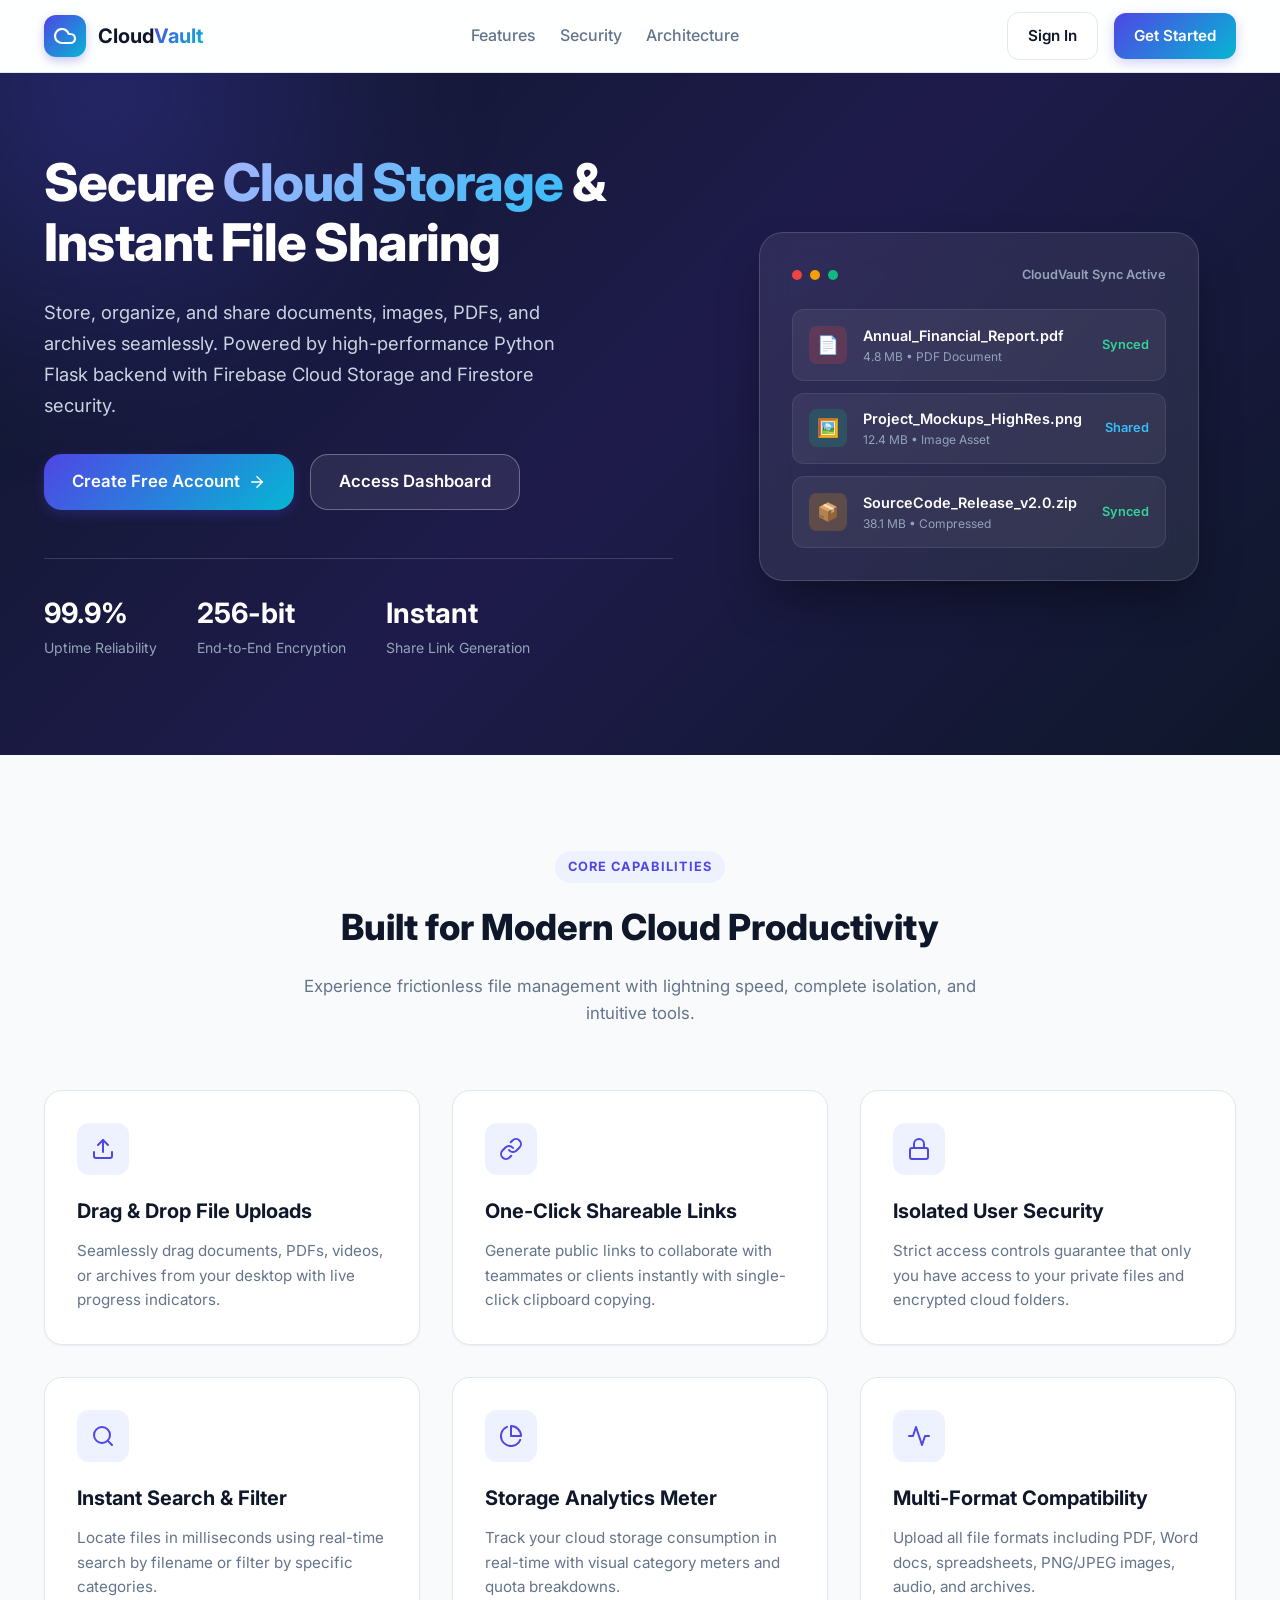
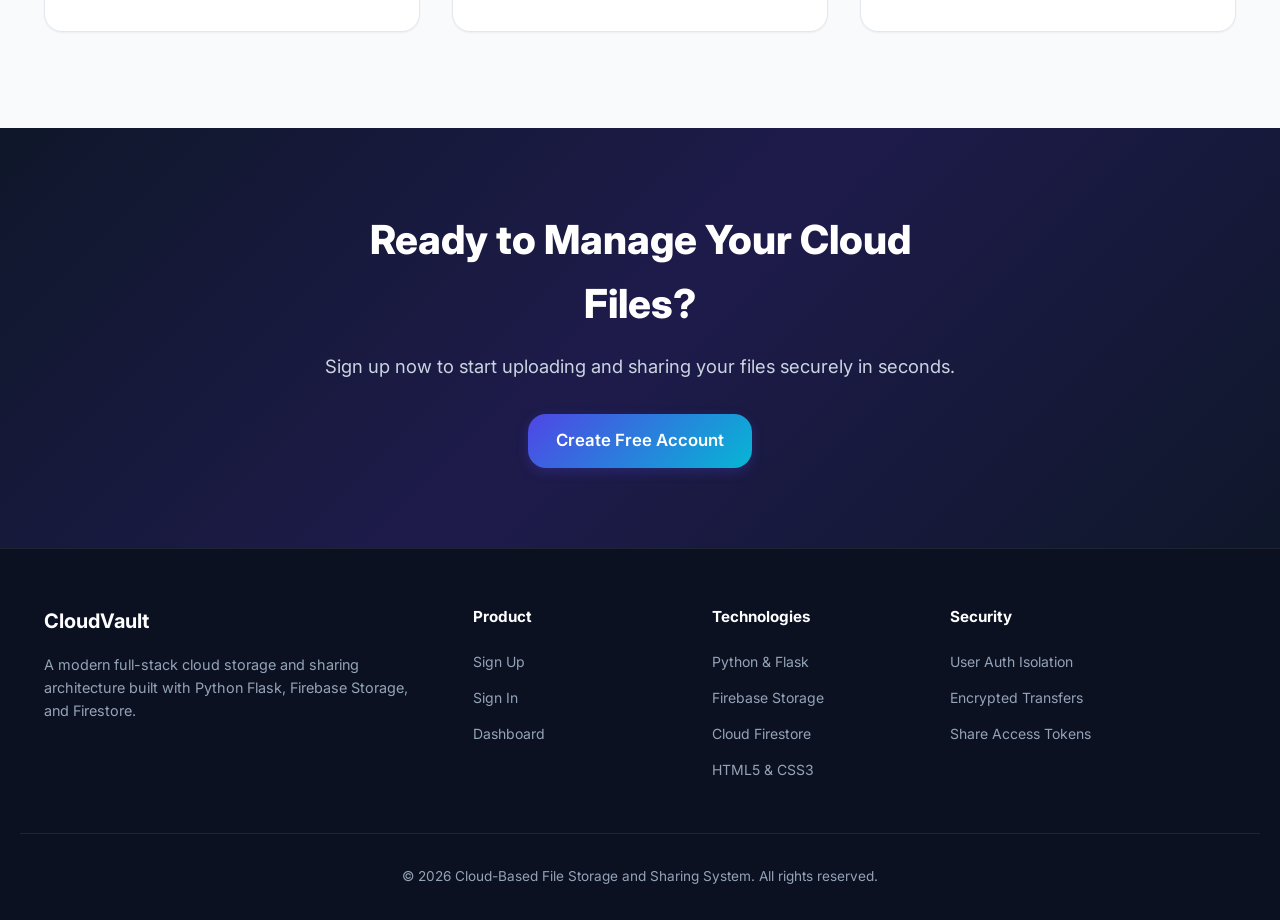
<file: frontend/index.html>
<!DOCTYPE html>
<html lang="en">
<head>
  <meta charset="UTF-8">
  <meta name="viewport" content="width=device-width, initial-scale=1.0">
  <title>Cloud-Based File Storage and Sharing System</title>
  <link rel="stylesheet" href="style.css">
  <link rel="preconnect" href="https://fonts.googleapis.com">
  <link rel="preconnect" href="https://fonts.gstatic.com" crossorigin>
  <link href="https://fonts.googleapis.com/css2?family=Inter:wght@400;500;600;700;800&display=swap" rel="stylesheet">
</head>
<body>

  <!-- Top Navigation Bar -->
  <header class="navbar">
    <div class="nav-container">
      <a href="index.html" class="logo">
        <div class="logo-icon">
          <svg width="24" height="24" viewBox="0 0 24 24" fill="none" stroke="currentColor" stroke-width="2.2" stroke-linecap="round" stroke-linejoin="round">
            <path d="M17.5 19H9a7 7 0 1 1 6.71-9h1.79a4.5 4.5 0 1 1 0 9Z"/>
          </svg>
        </div>
        <span class="logo-text">Cloud<span>Vault</span></span>
      </a>

      <ul class="nav-links">
        <li><a href="#features" class="nav-link">Features</a></li>
        <li><a href="#security" class="nav-link">Security</a></li>
        <li><a href="#architecture" class="nav-link">Architecture</a></li>
      </ul>

      <div class="nav-actions">
        <a href="login.html" class="btn btn-outline">Sign In</a>
        <a href="signup.html" class="btn btn-primary">Get Started</a>
      </div>
    </div>
  </header>

  <!-- Hero Section -->
  <section class="hero">
    <div class="container hero-grid">
      <div class="hero-content">
        <h1>Secure <span>Cloud Storage</span> & Instant File Sharing</h1>
        <p>
          Store, organize, and share documents, images, PDFs, and archives seamlessly. 
          Powered by high-performance Python Flask backend with Firebase Cloud Storage and Firestore security.
        </p>

        <div class="hero-buttons">
          <a href="signup.html" class="btn btn-primary btn-lg">
            <span>Create Free Account</span>
            <svg width="18" height="18" viewBox="0 0 24 24" fill="none" stroke="currentColor" stroke-width="2" stroke-linecap="round" stroke-linejoin="round">
              <line x1="5" y1="12" x2="19" y2="12"></line>
              <polyline points="12 5 19 12 12 19"></polyline>
            </svg>
          </a>
          <a href="login.html" class="btn btn-outline btn-lg" style="color: white; border-color: rgba(255,255,255,0.3); background: rgba(255,255,255,0.08);">
            Access Dashboard
          </a>
        </div>

        <div class="hero-stats">
          <div class="stat-item">
            <h3>99.9%</h3>
            <p>Uptime Reliability</p>
          </div>
          <div class="stat-item">
            <h3>256-bit</h3>
            <p>End-to-End Encryption</p>
          </div>
          <div class="stat-item">
            <h3>Instant</h3>
            <p>Share Link Generation</p>
          </div>
        </div>
      </div>

      <!-- Interactive Cloud Preview Component -->
      <div class="hero-visual">
        <div class="cloud-card-preview">
          <div class="preview-header">
            <div class="preview-pills">
              <span class="pill-dot dot-red"></span>
              <span class="pill-dot dot-yellow"></span>
              <span class="pill-dot dot-green"></span>
            </div>
            <span style="font-size: 0.8rem; color: #94a3b8; font-weight: 600;">CloudVault Sync Active</span>
          </div>

          <div class="preview-file-item">
            <div class="file-icon-box icon-pdf">📄</div>
            <div style="flex: 1;">
              <div style="font-size: 0.9rem; font-weight: 600; color: white;">Annual_Financial_Report.pdf</div>
              <div style="font-size: 0.75rem; color: #94a3b8;">4.8 MB • PDF Document</div>
            </div>
            <span style="color: #34d399; font-size: 0.8rem; font-weight: 600;">Synced</span>
          </div>

          <div class="preview-file-item">
            <div class="file-icon-box icon-img">🖼️</div>
            <div style="flex: 1;">
              <div style="font-size: 0.9rem; font-weight: 600; color: white;">Project_Mockups_HighRes.png</div>
              <div style="font-size: 0.75rem; color: #94a3b8;">12.4 MB • Image Asset</div>
            </div>
            <span style="color: #38bdf8; font-size: 0.8rem; font-weight: 600;">Shared</span>
          </div>

          <div class="preview-file-item">
            <div class="file-icon-box icon-zip">📦</div>
            <div style="flex: 1;">
              <div style="font-size: 0.9rem; font-weight: 600; color: white;">SourceCode_Release_v2.0.zip</div>
              <div style="font-size: 0.75rem; color: #94a3b8;">38.1 MB • Compressed</div>
            </div>
            <span style="color: #34d399; font-size: 0.8rem; font-weight: 600;">Synced</span>
          </div>
        </div>
      </div>
    </div>
  </section>

  <!-- Features Section -->
  <section id="features" class="features-section">
    <div class="container">
      <div class="section-header">
        <span class="section-tag">Core Capabilities</span>
        <h2 class="section-title">Built for Modern Cloud Productivity</h2>
        <p class="section-desc">Experience frictionless file management with lightning speed, complete isolation, and intuitive tools.</p>
      </div>

      <div class="features-grid">
        <div class="feature-card">
          <div class="feature-icon-wrapper">
            <svg width="24" height="24" viewBox="0 0 24 24" fill="none" stroke="currentColor" stroke-width="2" stroke-linecap="round" stroke-linejoin="round">
              <path d="M21 15v4a2 2 0 0 1-2 2H5a2 2 0 0 1-2-2v-4"></path>
              <polyline points="17 8 12 3 7 8"></polyline>
              <line x1="12" y1="3" x2="12" y2="15"></line>
            </svg>
          </div>
          <h3>Drag & Drop File Uploads</h3>
          <p>Seamlessly drag documents, PDFs, videos, or archives from your desktop with live progress indicators.</p>
        </div>

        <div class="feature-card">
          <div class="feature-icon-wrapper">
            <svg width="24" height="24" viewBox="0 0 24 24" fill="none" stroke="currentColor" stroke-width="2" stroke-linecap="round" stroke-linejoin="round">
              <path d="M10 13a5 5 0 0 0 7.54.54l3-3a5 5 0 0 0-7.07-7.07l-1.72 1.71"></path>
              <path d="M14 11a5 5 0 0 0-7.54-.54l-3 3a5 5 0 0 0 7.07 7.07l1.71-1.71"></path>
            </svg>
          </div>
          <h3>One-Click Shareable Links</h3>
          <p>Generate public links to collaborate with teammates or clients instantly with single-click clipboard copying.</p>
        </div>

        <div class="feature-card">
          <div class="feature-icon-wrapper">
            <svg width="24" height="24" viewBox="0 0 24 24" fill="none" stroke="currentColor" stroke-width="2" stroke-linecap="round" stroke-linejoin="round">
              <rect x="3" y="11" width="18" height="11" rx="2" ry="2"></rect>
              <path d="M7 11V7a5 5 0 0 1 10 0v4"></path>
            </svg>
          </div>
          <h3>Isolated User Security</h3>
          <p>Strict access controls guarantee that only you have access to your private files and encrypted cloud folders.</p>
        </div>

        <div class="feature-card">
          <div class="feature-icon-wrapper">
            <svg width="24" height="24" viewBox="0 0 24 24" fill="none" stroke="currentColor" stroke-width="2" stroke-linecap="round" stroke-linejoin="round">
              <circle cx="11" cy="11" r="8"></circle>
              <line x1="21" y1="21" x2="16.65" y2="16.65"></line>
            </svg>
          </div>
          <h3>Instant Search & Filter</h3>
          <p>Locate files in milliseconds using real-time search by filename or filter by specific categories.</p>
        </div>

        <div class="feature-card">
          <div class="feature-icon-wrapper">
            <svg width="24" height="24" viewBox="0 0 24 24" fill="none" stroke="currentColor" stroke-width="2" stroke-linecap="round" stroke-linejoin="round">
              <path d="M21.21 15.89A10 10 0 1 1 8 2.83"></path>
              <path d="M22 12A10 10 0 0 0 12 2v10z"></path>
            </svg>
          </div>
          <h3>Storage Analytics Meter</h3>
          <p>Track your cloud storage consumption in real-time with visual category meters and quota breakdowns.</p>
        </div>

        <div class="feature-card">
          <div class="feature-icon-wrapper">
            <svg width="24" height="24" viewBox="0 0 24 24" fill="none" stroke="currentColor" stroke-width="2" stroke-linecap="round" stroke-linejoin="round">
              <polyline points="22 12 18 12 15 21 9 3 6 12 2 12"></polyline>
            </svg>
          </div>
          <h3>Multi-Format Compatibility</h3>
          <p>Upload all file formats including PDF, Word docs, spreadsheets, PNG/JPEG images, audio, and archives.</p>
        </div>
      </div>
    </div>
  </section>

  <!-- CTA Section -->
  <section class="cta-section">
    <div class="container cta-box">
      <h2>Ready to Manage Your Cloud Files?</h2>
      <p>Sign up now to start uploading and sharing your files securely in seconds.</p>
      <a href="signup.html" class="btn btn-primary btn-lg">Create Free Account</a>
    </div>
  </section>

  <!-- Footer -->
  <footer class="footer">
    <div class="container footer-grid">
      <div class="footer-brand">
        <h4>CloudVault</h4>
        <p>A modern full-stack cloud storage and sharing architecture built with Python Flask, Firebase Storage, and Firestore.</p>
      </div>

      <div class="footer-col">
        <h5>Product</h5>
        <ul class="footer-links">
          <li><a href="signup.html">Sign Up</a></li>
          <li><a href="login.html">Sign In</a></li>
          <li><a href="dashboard.html">Dashboard</a></li>
        </ul>
      </div>

      <div class="footer-col">
        <h5>Technologies</h5>
        <ul class="footer-links">
          <li><a href="#">Python & Flask</a></li>
          <li><a href="#">Firebase Storage</a></li>
          <li><a href="#">Cloud Firestore</a></li>
          <li><a href="#">HTML5 & CSS3</a></li>
        </ul>
      </div>

      <div class="footer-col">
        <h5>Security</h5>
        <ul class="footer-links">
          <li><a href="#">User Auth Isolation</a></li>
          <li><a href="#">Encrypted Transfers</a></li>
          <li><a href="#">Share Access Tokens</a></li>
        </ul>
      </div>
    </div>

    <div class="container footer-bottom">
      <p>© 2026 Cloud-Based File Storage and Sharing System. All rights reserved.</p>
    </div>
  </footer>

  <script src="script.js"></script>
</body>
</html>
</file>
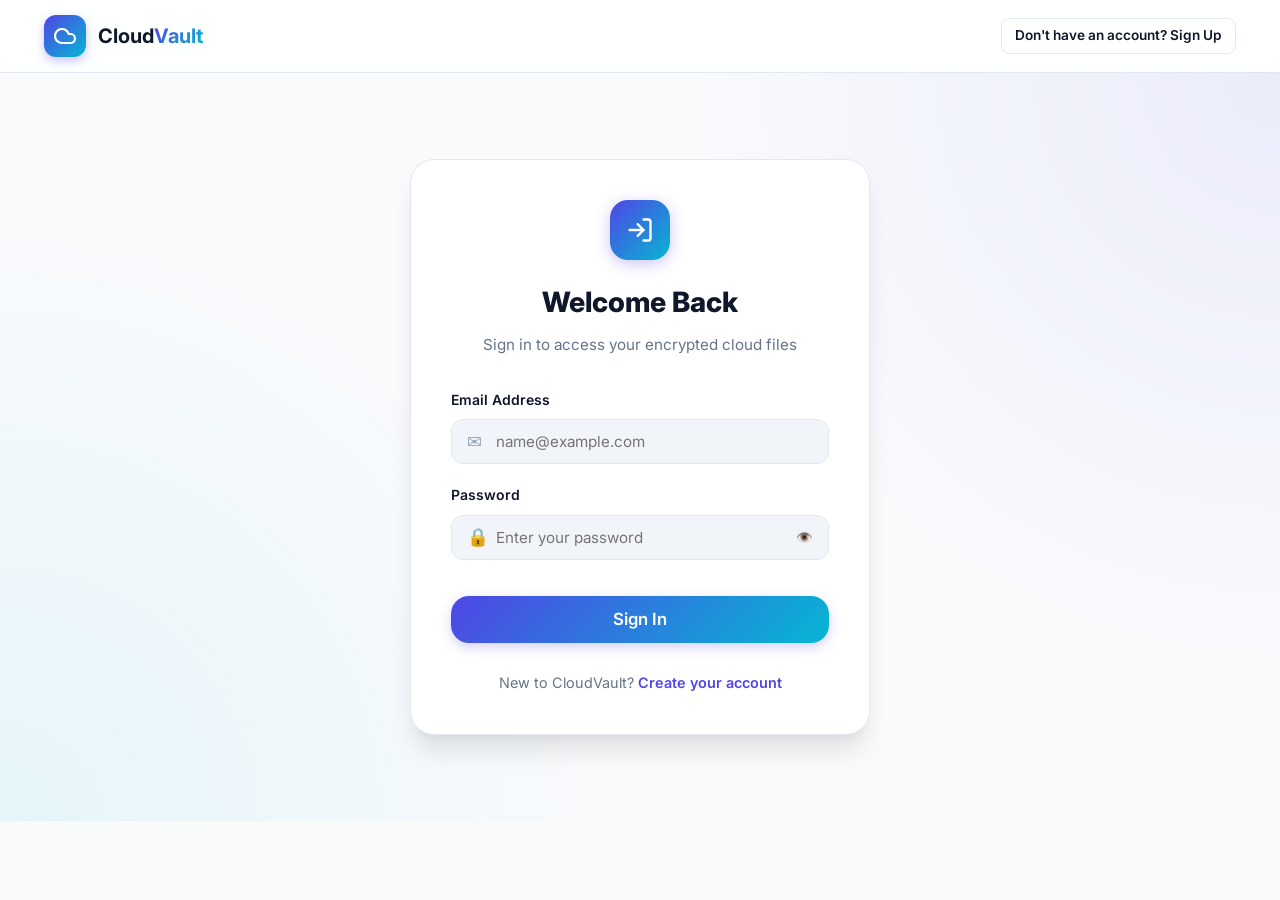
<file: frontend/dashboard.html>
<!DOCTYPE html>
<html lang="en">
<head>
  <meta charset="UTF-8">
  <meta name="viewport" content="width=device-width, initial-scale=1.0">
  <title>Dashboard - Cloud-Based File Storage System</title>
  <link rel="stylesheet" href="style.css">
  <link rel="preconnect" href="https://fonts.googleapis.com">
  <link rel="preconnect" href="https://fonts.gstatic.com" crossorigin>
  <link href="https://fonts.googleapis.com/css2?family=Inter:wght@400;500;600;700;800&display=swap" rel="stylesheet">
</head>
<body id="dashboard-root">

  <!-- Dashboard Navbar -->
  <header class="navbar">
    <div class="nav-container">
      <a href="dashboard.html" class="logo">
        <div class="logo-icon">
          <svg width="24" height="24" viewBox="0 0 24 24" fill="none" stroke="currentColor" stroke-width="2.2" stroke-linecap="round" stroke-linejoin="round">
            <path d="M17.5 19H9a7 7 0 1 1 6.71-9h1.79a4.5 4.5 0 1 1 0 9Z"/>
          </svg>
        </div>
        <span class="logo-text">Cloud<span>Vault</span></span>
      </a>

      <div class="nav-actions">
        <!-- User Profile Pill -->
        <div style="display: flex; align-items: center; gap: 0.65rem; background: var(--bg-surface); padding: 0.35rem 0.85rem; border-radius: var(--radius-full); border: 1px solid var(--border-color);">
          <span style="font-size: 1.1rem;">👤</span>
          <div style="text-align: left; line-height: 1.2;">
            <div id="user-display-name" style="font-weight: 700; font-size: 0.85rem; color: var(--text-main);">User</div>
            <div id="user-display-email" style="font-size: 0.75rem; color: var(--text-muted);">user@example.com</div>
          </div>
        </div>

        <!-- Logout Button -->
        <button id="logout-btn" class="btn btn-outline btn-sm">
          <span>Logout</span>
          <svg width="15" height="15" viewBox="0 0 24 24" fill="none" stroke="currentColor" stroke-width="2" stroke-linecap="round" stroke-linejoin="round">
            <path d="M9 21H5a2 2 0 0 1-2-2V5a2 2 0 0 1 2-2h4"></path>
            <polyline points="16 17 21 12 16 7"></polyline>
            <line x1="21" y1="12" x2="9" y2="12"></line>
          </svg>
        </button>
      </div>
    </div>
  </header>

  <!-- Main Dashboard Content -->
  <main class="container dashboard-page">

    <!-- Header & Welcome -->
    <div class="dashboard-header">
      <div class="user-greeting">
        <h1>Cloud Storage Hub</h1>
        <p>Manage, upload, download, and share your personal encrypted files.</p>
      </div>

      <div class="dashboard-actions">
        <button id="trigger-upload-btn" class="btn btn-primary">
          <svg width="18" height="18" viewBox="0 0 24 24" fill="none" stroke="currentColor" stroke-width="2" stroke-linecap="round" stroke-linejoin="round">
            <path d="M21 15v4a2 2 0 0 1-2 2H5a2 2 0 0 1-2-2v-4"></path>
            <polyline points="17 8 12 3 7 8"></polyline>
            <line x1="12" y1="3" x2="12" y2="15"></line>
          </svg>
          <span>Upload New File</span>
        </button>
      </div>
    </div>

    <!-- Storage Usage Analytics Section -->
    <section class="storage-overview-grid">
      <!-- Storage Consumption Meter -->
      <div class="metric-card">
        <div class="metric-header">
          <span class="metric-title">Storage Quota</span>
          <span id="storage-file-count" class="format-badge" style="font-weight: 700; color: var(--primary);">0 Files</span>
        </div>
        <div id="storage-amount" class="storage-amount">0 B</div>
        
        <div class="storage-progress-bar">
          <div id="storage-progress-fill" class="storage-progress-fill"></div>
        </div>
        <div class="storage-limits">
          <span>Used</span>
          <span>100 MB Free Tier</span>
        </div>
      </div>

      <!-- Category Breakdown Quick Filters -->
      <div class="metric-card" style="display: flex; flex-direction: column; justify-content: center;">
        <div class="metric-header" style="margin-bottom: 0.75rem;">
          <span class="metric-title">File Types Breakdown</span>
          <span style="font-size: 0.8rem; color: var(--text-muted);">Click to filter</span>
        </div>
        <div class="category-badges">
          <div class="category-chip" data-category="pdf">
            <div class="category-chip-header">
              <span class="chip-name">PDFs</span>
              <span class="chip-icon">📄</span>
            </div>
            <div id="count-pdf" class="chip-count">0</div>
          </div>

          <div class="category-chip" data-category="image">
            <div class="category-chip-header">
              <span class="chip-name">Images</span>
              <span class="chip-icon">🖼️</span>
            </div>
            <div id="count-image" class="chip-count">0</div>
          </div>

          <div class="category-chip" data-category="document">
            <div class="category-chip-header">
              <span class="chip-name">Docs</span>
              <span class="chip-icon">📝</span>
            </div>
            <div id="count-doc" class="chip-count">0</div>
          </div>

          <div class="category-chip" data-category="archive">
            <div class="category-chip-header">
              <span class="chip-name">Archives</span>
              <span class="chip-icon">📦</span>
            </div>
            <div id="count-zip" class="chip-count">0</div>
          </div>
        </div>
      </div>
    </section>

    <!-- Drag & Drop Upload Zone -->
    <section class="upload-section">
      <div id="drop-zone" class="drop-zone">
        <input type="file" id="file-input" style="display: none;">
        <div class="drop-zone-icon">
          <svg width="34" height="34" viewBox="0 0 24 24" fill="none" stroke="currentColor" stroke-width="2" stroke-linecap="round" stroke-linejoin="round">
            <path d="M21 15v4a2 2 0 0 1-2 2H5a2 2 0 0 1-2-2v-4"></path>
            <polyline points="17 8 12 3 7 8"></polyline>
            <line x1="12" y1="3" x2="12" y2="15"></line>
          </svg>
        </div>
        <h3>Drag & Drop Files Here</h3>
        <p>or click anywhere in this area to browse from your computer</p>
        <div class="drop-zone-formats">
          <span class="format-badge">PDF</span>
          <span class="format-badge">DOC / DOCX</span>
          <span class="format-badge">PNG / JPG / WEBP</span>
          <span class="format-badge">ZIP / TAR</span>
          <span class="format-badge">Max 50 MB</span>
        </div>
      </div>

      <!-- Live Upload Progress Bar -->
      <div id="upload-progress-container" class="upload-progress-container">
        <div class="progress-header">
          <span id="progress-filename" class="progress-filename">Uploading...</span>
          <span id="progress-percent" class="progress-percent">0%</span>
        </div>
        <div class="upload-bar-track">
          <div id="upload-bar-fill" class="upload-bar-fill"></div>
        </div>
      </div>
    </section>

    <!-- My Files Explorer Section -->
    <section class="explorer-section">
      <div class="explorer-header">
        <h2 class="explorer-title">My Cloud Files</h2>

        <div class="explorer-controls">
          <!-- Live Search Bar -->
          <div class="search-box">
            <span class="search-icon">🔍</span>
            <input type="text" id="file-search-input" class="search-input" placeholder="Search files by name...">
          </div>

          <!-- Sort Select -->
          <select id="file-sort-select" class="select-filter">
            <option value="date-desc">Newest First</option>
            <option value="date-asc">Oldest First</option>
            <option value="name-asc">Name (A - Z)</option>
            <option value="name-desc">Name (Z - A)</option>
            <option value="size-desc">Size (Large - Small)</option>
            <option value="size-asc">Size (Small - Large)</option>
          </select>

          <!-- View Mode Toggle (Grid vs Table) -->
          <div class="view-toggle-btns">
            <button id="view-grid-btn" class="view-btn active" title="Grid View">⊞ Grid</button>
            <button id="view-table-btn" class="view-btn" title="Table View">☰ List</button>
          </div>
        </div>
      </div>

      <!-- Files Grid View Container -->
      <div id="files-grid-container" class="files-grid">
        <!-- Dynamically rendered file cards -->
      </div>

      <!-- Files Table View Container -->
      <div id="files-table-wrapper" class="files-table-wrapper">
        <table class="files-table">
          <thead>
            <tr>
              <th>File Name</th>
              <th>Category</th>
              <th>Size</th>
              <th>Uploaded Date</th>
              <th>Actions</th>
            </tr>
          </thead>
          <tbody id="files-table-body">
            <!-- Dynamically rendered file rows -->
          </tbody>
        </table>
      </div>

      <!-- Empty State Indicator -->
      <div id="empty-state" class="empty-state" style="display: none;">
        <div class="empty-icon">📁</div>
        <h3>No files found</h3>
        <p>Upload your first file using the upload box above, or adjust your search filter.</p>
      </div>
    </section>
  </main>

  <!-- Share File Modal -->
  <div id="share-modal" class="modal-overlay">
    <div class="modal-box">
      <div class="modal-header">
        <h3 class="modal-title">Share File</h3>
        <span class="modal-close-btn">&times;</span>
      </div>
      <p style="color: var(--text-muted); font-size: 0.95rem;">
        Anyone with this link can view and download <strong id="share-modal-filename" style="color: var(--text-main);"></strong>.
      </p>

      <div class="share-link-input-group">
        <input type="text" id="share-link-input" class="share-link-input" readonly>
        <button id="copy-share-btn" class="btn btn-primary btn-sm">Copy Link</button>
      </div>

      <div style="text-align: right; margin-top: 1.5rem;">
        <button class="btn btn-outline btn-cancel btn-sm">Close</button>
      </div>
    </div>
  </div>

  <!-- Delete File Confirmation Modal -->
  <div id="delete-modal" class="modal-overlay">
    <div class="modal-box">
      <div class="modal-header">
        <h3 class="modal-title" style="color: var(--danger);">Delete File</h3>
        <span class="modal-close-btn">&times;</span>
      </div>
      <p style="color: var(--text-muted); font-size: 0.95rem; margin-bottom: 1.5rem;">
        Are you sure you want to permanently delete <strong id="delete-modal-filename" style="color: var(--text-main);"></strong>? This action cannot be undone.
      </p>

      <div style="display: flex; justify-content: flex-end; gap: 0.75rem;">
        <button class="btn btn-outline btn-cancel btn-sm">Cancel</button>
        <button id="confirm-delete-btn" class="btn btn-danger btn-sm">Delete Permanently</button>
      </div>
    </div>
  </div>

  <script src="script.js"></script>
</body>
</html>
</file>
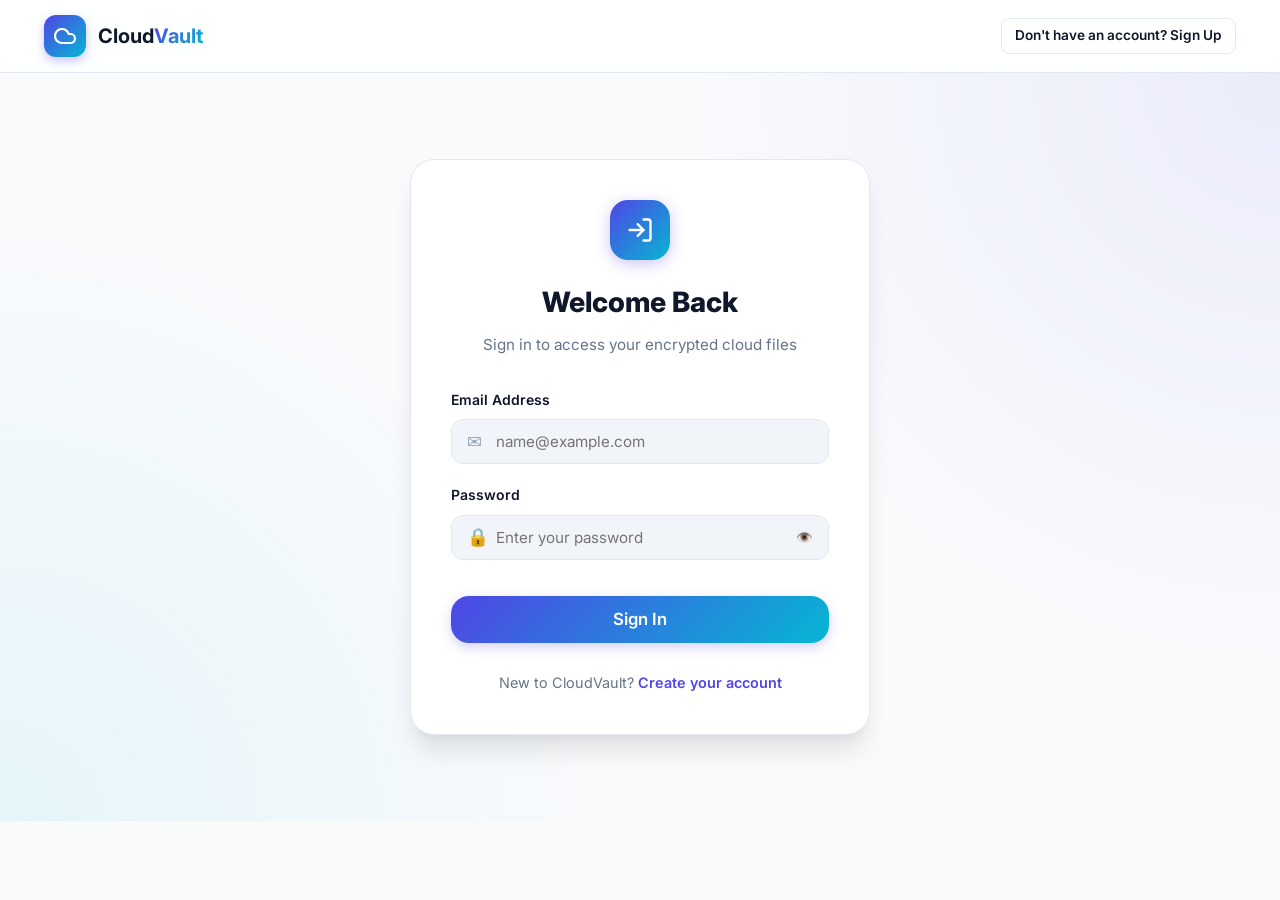
<file: frontend/login.html>
<!DOCTYPE html>
<html lang="en">
<head>
  <meta charset="UTF-8">
  <meta name="viewport" content="width=device-width, initial-scale=1.0">
  <title>Sign In - Cloud-Based File Storage System</title>
  <link rel="stylesheet" href="style.css">
  <link rel="preconnect" href="https://fonts.googleapis.com">
  <link rel="preconnect" href="https://fonts.gstatic.com" crossorigin>
  <link href="https://fonts.googleapis.com/css2?family=Inter:wght@400;500;600;700;800&display=swap" rel="stylesheet">
</head>
<body>

  <!-- Navigation Bar -->
  <header class="navbar">
    <div class="nav-container">
      <a href="index.html" class="logo">
        <div class="logo-icon">
          <svg width="24" height="24" viewBox="0 0 24 24" fill="none" stroke="currentColor" stroke-width="2.2" stroke-linecap="round" stroke-linejoin="round">
            <path d="M17.5 19H9a7 7 0 1 1 6.71-9h1.79a4.5 4.5 0 1 1 0 9Z"/>
          </svg>
        </div>
        <span class="logo-text">Cloud<span>Vault</span></span>
      </a>

      <div class="nav-actions">
        <a href="signup.html" class="btn btn-outline btn-sm">Don't have an account? Sign Up</a>
      </div>
    </div>
  </header>

  <!-- Login Form Section -->
  <main class="auth-page">
    <div class="auth-card">
      <div class="auth-header">
        <div class="auth-icon">
          <svg width="28" height="28" viewBox="0 0 24 24" fill="none" stroke="currentColor" stroke-width="2" stroke-linecap="round" stroke-linejoin="round">
            <path d="M15 3h4a2 2 0 0 1 2 2v14a2 2 0 0 1-2 2h-4"></path>
            <polyline points="10 17 15 12 10 7"></polyline>
            <line x1="15" y1="12" x2="3" y2="12"></line>
          </svg>
        </div>
        <h1 class="auth-title">Welcome Back</h1>
        <p class="auth-subtitle">Sign in to access your encrypted cloud files</p>
      </div>

      <!-- Alert Notification Box -->
      <div id="auth-alert" class="alert"></div>

      <form id="login-form">
        <!-- Email Address -->
        <div class="form-group">
          <label for="login-email" class="form-label">Email Address</label>
          <div class="input-wrapper">
            <span class="input-icon">✉️</span>
            <input type="email" id="login-email" class="form-input" placeholder="name@example.com" required autocomplete="email">
          </div>
        </div>

        <!-- Password -->
        <div class="form-group">
          <label for="login-password" class="form-label">Password</label>
          <div class="input-wrapper">
            <span class="input-icon">🔒</span>
            <input type="password" id="login-password" class="form-input" placeholder="Enter your password" required autocomplete="current-password">
            <button type="button" class="password-toggle" title="Toggle password visibility">👁️</button>
          </div>
        </div>

        <!-- Submit Button -->
        <button type="submit" id="login-submit-btn" class="btn btn-primary btn-lg" style="width: 100%; margin-top: 1rem;">
          Sign In
        </button>
      </form>

      <div class="auth-footer">
        New to CloudVault? <a href="signup.html">Create your account</a>
      </div>
    </div>
  </main>

  <script src="script.js"></script>
</body>
</html>
</file>
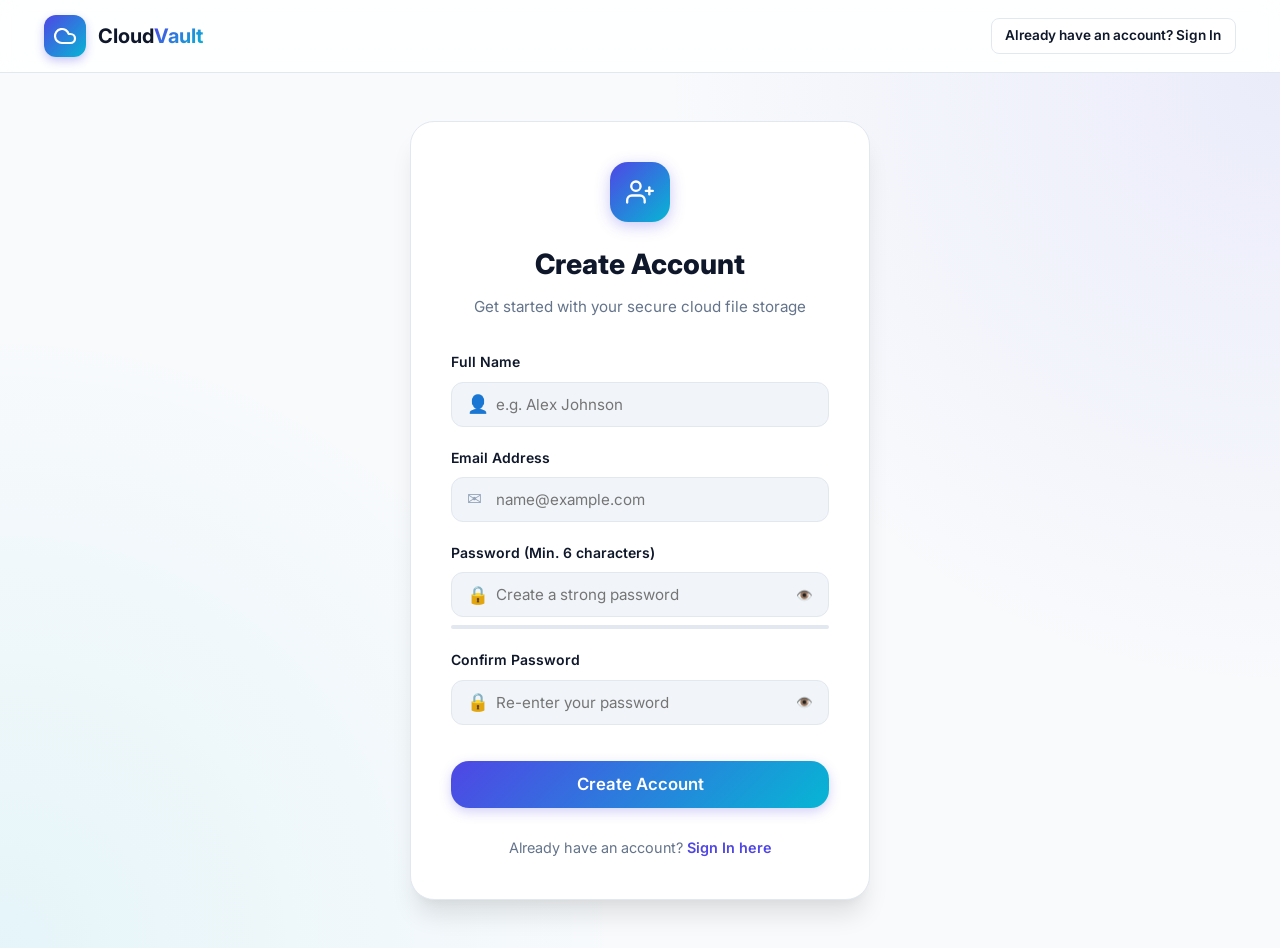
<file: frontend/signup.html>
<!DOCTYPE html>
<html lang="en">
<head>
  <meta charset="UTF-8">
  <meta name="viewport" content="width=device-width, initial-scale=1.0">
  <title>Sign Up - Cloud-Based File Storage System</title>
  <link rel="stylesheet" href="style.css">
  <link rel="preconnect" href="https://fonts.googleapis.com">
  <link rel="preconnect" href="https://fonts.gstatic.com" crossorigin>
  <link href="https://fonts.googleapis.com/css2?family=Inter:wght@400;500;600;700;800&display=swap" rel="stylesheet">
</head>
<body>

  <!-- Navigation Bar -->
  <header class="navbar">
    <div class="nav-container">
      <a href="index.html" class="logo">
        <div class="logo-icon">
          <svg width="24" height="24" viewBox="0 0 24 24" fill="none" stroke="currentColor" stroke-width="2.2" stroke-linecap="round" stroke-linejoin="round">
            <path d="M17.5 19H9a7 7 0 1 1 6.71-9h1.79a4.5 4.5 0 1 1 0 9Z"/>
          </svg>
        </div>
        <span class="logo-text">Cloud<span>Vault</span></span>
      </a>

      <div class="nav-actions">
        <a href="login.html" class="btn btn-outline btn-sm">Already have an account? Sign In</a>
      </div>
    </div>
  </header>

  <!-- Signup Form Section -->
  <main class="auth-page">
    <div class="auth-card">
      <div class="auth-header">
        <div class="auth-icon">
          <svg width="28" height="28" viewBox="0 0 24 24" fill="none" stroke="currentColor" stroke-width="2" stroke-linecap="round" stroke-linejoin="round">
            <path d="M16 21v-2a4 4 0 0 0-4-4H5a4 4 0 0 0-4 4v2"></path>
            <circle cx="8.5" cy="7" r="4"></circle>
            <line x1="20" y1="8" x2="20" y2="14"></line>
            <line x1="23" y1="11" x2="17" y2="11"></line>
          </svg>
        </div>
        <h1 class="auth-title">Create Account</h1>
        <p class="auth-subtitle">Get started with your secure cloud file storage</p>
      </div>

      <!-- Alert Notification Area -->
      <div id="auth-alert" class="alert"></div>

      <form id="signup-form">
        <!-- Full Name -->
        <div class="form-group">
          <label for="signup-name" class="form-label">Full Name</label>
          <div class="input-wrapper">
            <span class="input-icon">👤</span>
            <input type="text" id="signup-name" class="form-input" placeholder="e.g. Alex Johnson" required autocomplete="name">
          </div>
        </div>

        <!-- Email Address -->
        <div class="form-group">
          <label for="signup-email" class="form-label">Email Address</label>
          <div class="input-wrapper">
            <span class="input-icon">✉️</span>
            <input type="email" id="signup-email" class="form-input" placeholder="name@example.com" required autocomplete="email">
          </div>
        </div>

        <!-- Password -->
        <div class="form-group">
          <label for="signup-password" class="form-label">Password (Min. 6 characters)</label>
          <div class="input-wrapper">
            <span class="input-icon">🔒</span>
            <input type="password" id="signup-password" class="form-input" placeholder="Create a strong password" required minlength="6" autocomplete="new-password">
            <button type="button" class="password-toggle" title="Toggle password visibility">👁️</button>
          </div>
          <div class="password-strength">
            <div id="strength-bar" class="strength-bar"></div>
          </div>
        </div>

        <!-- Confirm Password -->
        <div class="form-group">
          <label for="signup-confirm-password" class="form-label">Confirm Password</label>
          <div class="input-wrapper">
            <span class="input-icon">🔒</span>
            <input type="password" id="signup-confirm-password" class="form-input" placeholder="Re-enter your password" required minlength="6" autocomplete="new-password">
            <button type="button" class="password-toggle" title="Toggle password visibility">👁️</button>
          </div>
        </div>

        <!-- Submit Button -->
        <button type="submit" id="signup-submit-btn" class="btn btn-primary btn-lg" style="width: 100%; margin-top: 1rem;">
          Create Account
        </button>
      </form>

      <div class="auth-footer">
        Already have an account? <a href="login.html">Sign In here</a>
      </div>
    </div>
  </main>

  <script src="script.js"></script>
</body>
</html>
</file>
<file: frontend/style.css>
/* ====================================================================
   CLOUD-BASED FILE STORAGE AND SHARING SYSTEM - MAIN STYLESHEET
   A modern, clean, cloud-themed UI with glassmorphism, responsive grid,
   smooth micro-interactions, modals, and toast notifications.
   ==================================================================== */

:root {
  --primary: #4f46e5;
  --primary-hover: #4338ca;
  --primary-light: #eef2ff;
  --accent: #06b6d4;
  --accent-hover: #0891b2;
  --accent-gradient: linear-gradient(135deg, #4f46e5 0%, #06b6d4 100%);
  --hero-gradient: linear-gradient(135deg, #0f172a 0%, #1e1b4b 50%, #0f172a 100%);
  
  --bg-main: #f8fafc;
  --bg-card: #ffffff;
  --bg-card-hover: #ffffff;
  --bg-surface: #f1f5f9;
  
  --text-main: #0f172a;
  --text-muted: #64748b;
  --text-light: #94a3b8;
  --text-inverse: #ffffff;
  
  --border-color: #e2e8f0;
  --border-focus: #818cf8;
  
  --success: #10b981;
  --success-light: #d1fae5;
  --warning: #f59e0b;
  --warning-light: #fef3c7;
  --danger: #ef4444;
  --danger-light: #fee2e2;
  --info: #3b82f6;
  --info-light: #dbeafe;
  
  --radius-sm: 8px;
  --radius-md: 12px;
  --radius-lg: 18px;
  --radius-xl: 24px;
  --radius-full: 9999px;
  
  --shadow-sm: 0 1px 2px 0 rgba(0, 0, 0, 0.05);
  --shadow-md: 0 4px 6px -1px rgba(0, 0, 0, 0.1), 0 2px 4px -2px rgba(0, 0, 0, 0.06);
  --shadow-lg: 0 10px 15px -3px rgba(0, 0, 0, 0.1), 0 4px 6px -4px rgba(0, 0, 0, 0.05);
  --shadow-xl: 0 20px 25px -5px rgba(0, 0, 0, 0.1), 0 8px 10px -6px rgba(0, 0, 0, 0.04);
  --shadow-glow: 0 0 20px rgba(79, 70, 229, 0.35);

  --font-family: 'Inter', system-ui, -apple-system, BlinkMacSystemFont, 'Segoe UI', Roboto, sans-serif;
  --transition-fast: 0.15s ease;
  --transition-normal: 0.25s ease;
  --transition-slow: 0.4s cubic-bezier(0.16, 1, 0.3, 1);
}

/* Reset & Base Setup */
*, *::before, *::after {
  box-sizing: border-box;
  margin: 0;
  padding: 0;
}

html {
  scroll-behavior: smooth;
  font-size: 16px;
}

body {
  font-family: var(--font-family);
  background-color: var(--bg-main);
  color: var(--text-main);
  line-height: 1.6;
  min-height: 100vh;
  display: flex;
  flex-direction: column;
  -webkit-font-smoothing: antialiased;
}

a {
  color: var(--primary);
  text-decoration: none;
  transition: color var(--transition-fast);
}
a:hover {
  color: var(--primary-hover);
}

button {
  font-family: inherit;
  cursor: pointer;
  border: none;
  background: none;
}

input, select, textarea {
  font-family: inherit;
  font-size: 1rem;
}

.container {
  width: 100%;
  max-width: 1240px;
  margin: 0 auto;
  padding: 0 1.5rem;
}

/* ====================================================================
   NAVIGATION BAR
   ==================================================================== */
.navbar {
  position: sticky;
  top: 0;
  z-index: 1000;
  background: rgba(255, 255, 255, 0.85);
  backdrop-filter: blur(12px);
  -webkit-backdrop-filter: blur(12px);
  border-bottom: 1px solid var(--border-color);
  transition: all var(--transition-normal);
}

.nav-container {
  display: flex;
  align-items: center;
  justify-content: space-between;
  height: 72px;
  max-width: 1240px;
  margin: 0 auto;
  padding: 0 1.5rem;
}

.logo {
  display: flex;
  align-items: center;
  gap: 0.75rem;
  font-size: 1.25rem;
  font-weight: 700;
  color: var(--text-main);
  text-decoration: none;
}

.logo-icon {
  display: flex;
  align-items: center;
  justify-content: center;
  width: 42px;
  height: 42px;
  background: var(--accent-gradient);
  color: white;
  border-radius: var(--radius-md);
  box-shadow: 0 4px 10px rgba(79, 70, 229, 0.3);
}

.logo-text span {
  background: var(--accent-gradient);
  -webkit-background-clip: text;
  -webkit-text-fill-color: transparent;
}

.nav-links {
  display: flex;
  align-items: center;
  gap: 1.5rem;
  list-style: none;
}

.nav-link {
  font-weight: 500;
  color: var(--text-muted);
  transition: color var(--transition-fast);
}
.nav-link:hover {
  color: var(--primary);
}

.nav-actions {
  display: flex;
  align-items: center;
  gap: 1rem;
}

/* ====================================================================
   BUTTONS & UI CONTROLS
   ==================================================================== */
.btn {
  display: inline-flex;
  align-items: center;
  justify-content: center;
  gap: 0.5rem;
  padding: 0.65rem 1.25rem;
  font-size: 0.95rem;
  font-weight: 600;
  border-radius: var(--radius-md);
  transition: all var(--transition-normal);
  white-space: nowrap;
  text-decoration: none;
}

.btn-primary {
  background: var(--accent-gradient);
  color: white !important;
  box-shadow: 0 4px 12px rgba(79, 70, 229, 0.25);
}
.btn-primary:hover {
  transform: translateY(-2px);
  box-shadow: 0 6px 18px rgba(79, 70, 229, 0.4);
}

.btn-outline {
  border: 1px solid var(--border-color);
  background: white;
  color: var(--text-main);
}
.btn-outline:hover {
  background: var(--bg-surface);
  border-color: var(--border-focus);
}

.btn-danger {
  background: var(--danger);
  color: white;
}
.btn-danger:hover {
  background: #dc2626;
}

.btn-sm {
  padding: 0.4rem 0.85rem;
  font-size: 0.85rem;
  border-radius: var(--radius-sm);
}

.btn-lg {
  padding: 0.85rem 1.75rem;
  font-size: 1.05rem;
  border-radius: var(--radius-lg);
}

.btn-icon {
  padding: 0.5rem;
  border-radius: var(--radius-md);
  color: var(--text-muted);
  background: transparent;
  border: 1px solid transparent;
  display: inline-flex;
  align-items: center;
  justify-content: center;
}
.btn-icon:hover {
  background: var(--bg-surface);
  color: var(--primary);
  border-color: var(--border-color);
}

/* ====================================================================
   HERO & LANDING PAGE (INDEX.HTML)
   ==================================================================== */
.hero {
  position: relative;
  background: var(--hero-gradient);
  color: white;
  padding: 5rem 0 6rem;
  overflow: hidden;
}

.hero::before {
  content: '';
  position: absolute;
  top: -50%;
  left: -20%;
  width: 700px;
  height: 700px;
  background: radial-gradient(circle, rgba(79, 70, 229, 0.35) 0%, rgba(6, 182, 212, 0) 70%);
  border-radius: 50%;
  filter: blur(50px);
  pointer-events: none;
}

.hero-grid {
  display: grid;
  grid-template-columns: 1.1fr 0.9fr;
  gap: 3rem;
  align-items: center;
  position: relative;
  z-index: 2;
}

.hero-content h1 {
  font-size: 3.25rem;
  font-weight: 800;
  line-height: 1.15;
  margin-bottom: 1.5rem;
  letter-spacing: -0.02em;
}

.hero-content h1 span {
  background: linear-gradient(135deg, #a5b4fc 0%, #38bdf8 100%);
  -webkit-background-clip: text;
  -webkit-text-fill-color: transparent;
}

.hero-content p {
  font-size: 1.15rem;
  color: #cbd5e1;
  margin-bottom: 2rem;
  max-width: 540px;
  line-height: 1.7;
}

.hero-buttons {
  display: flex;
  gap: 1rem;
  flex-wrap: wrap;
}

.hero-stats {
  display: flex;
  gap: 2.5rem;
  margin-top: 3rem;
  padding-top: 2rem;
  border-top: 1px solid rgba(255, 255, 255, 0.15);
}

.stat-item h3 {
  font-size: 1.75rem;
  font-weight: 700;
  color: white;
}

.stat-item p {
  font-size: 0.875rem;
  color: #94a3b8;
  margin-bottom: 0;
}

/* Floating Cloud Illustration */
.hero-visual {
  position: relative;
  display: flex;
  justify-content: center;
  align-items: center;
}

.cloud-card-preview {
  background: rgba(255, 255, 255, 0.08);
  backdrop-filter: blur(16px);
  -webkit-backdrop-filter: blur(16px);
  border: 1px solid rgba(255, 255, 255, 0.15);
  border-radius: var(--radius-xl);
  padding: 2rem;
  width: 100%;
  max-width: 440px;
  box-shadow: 0 25px 50px -12px rgba(0, 0, 0, 0.45);
  animation: float 6s ease-in-out infinite;
}

@keyframes float {
  0%, 100% { transform: translateY(0px); }
  50% { transform: translateY(-12px); }
}

.preview-header {
  display: flex;
  align-items: center;
  justify-content: space-between;
  margin-bottom: 1.5rem;
}

.preview-pills {
  display: flex;
  gap: 0.5rem;
}

.pill-dot {
  width: 10px;
  height: 10px;
  border-radius: 50%;
}
.dot-red { background: #ef4444; }
.dot-yellow { background: #f59e0b; }
.dot-green { background: #10b981; }

.preview-file-item {
  display: flex;
  align-items: center;
  gap: 1rem;
  padding: 0.85rem 1rem;
  background: rgba(255, 255, 255, 0.06);
  border-radius: var(--radius-md);
  margin-bottom: 0.75rem;
  border: 1px solid rgba(255, 255, 255, 0.08);
}

.preview-file-item:last-child {
  margin-bottom: 0;
}

.file-icon-box {
  width: 38px;
  height: 38px;
  border-radius: var(--radius-sm);
  display: flex;
  align-items: center;
  justify-content: center;
  font-size: 1.1rem;
}
.icon-pdf { background: rgba(239, 68, 68, 0.2); color: #f87171; }
.icon-doc { background: rgba(59, 130, 246, 0.2); color: #60a5fa; }
.icon-img { background: rgba(16, 185, 129, 0.2); color: #34d399; }
.icon-zip { background: rgba(245, 158, 11, 0.2); color: #fbbf24; }

/* Features Section */
.features-section {
  padding: 6rem 0;
  background: var(--bg-main);
}

.section-header {
  text-align: center;
  max-width: 680px;
  margin: 0 auto 4rem;
}

.section-tag {
  display: inline-block;
  padding: 0.35rem 0.85rem;
  font-size: 0.8rem;
  font-weight: 700;
  text-transform: uppercase;
  letter-spacing: 0.08em;
  color: var(--primary);
  background: var(--primary-light);
  border-radius: var(--radius-full);
  margin-bottom: 1rem;
}

.section-title {
  font-size: 2.25rem;
  font-weight: 800;
  color: var(--text-main);
  margin-bottom: 1rem;
}

.section-desc {
  font-size: 1.05rem;
  color: var(--text-muted);
}

.features-grid {
  display: grid;
  grid-template-columns: repeat(auto-fit, minmax(320px, 1fr));
  gap: 2rem;
}

.feature-card {
  background: var(--bg-card);
  padding: 2rem;
  border-radius: var(--radius-lg);
  border: 1px solid var(--border-color);
  box-shadow: var(--shadow-sm);
  transition: all var(--transition-normal);
}
.feature-card:hover {
  transform: translateY(-4px);
  box-shadow: var(--shadow-lg);
  border-color: var(--border-focus);
}

.feature-icon-wrapper {
  width: 52px;
  height: 52px;
  border-radius: var(--radius-md);
  background: var(--primary-light);
  color: var(--primary);
  display: flex;
  align-items: center;
  justify-content: center;
  font-size: 1.5rem;
  margin-bottom: 1.25rem;
}

.feature-card h3 {
  font-size: 1.25rem;
  font-weight: 700;
  margin-bottom: 0.75rem;
}

.feature-card p {
  color: var(--text-muted);
  font-size: 0.95rem;
}

/* Call to Action Section */
.cta-section {
  padding: 5rem 0;
  background: var(--hero-gradient);
  color: white;
  text-align: center;
  position: relative;
  overflow: hidden;
}

.cta-box {
  max-width: 700px;
  margin: 0 auto;
  position: relative;
  z-index: 2;
}

.cta-box h2 {
  font-size: 2.5rem;
  font-weight: 800;
  margin-bottom: 1rem;
}

.cta-box p {
  font-size: 1.15rem;
  color: #cbd5e1;
  margin-bottom: 2rem;
}

/* ====================================================================
   AUTHENTICATION PAGES (LOGIN & SIGNUP)
   ==================================================================== */
.auth-page {
  display: flex;
  align-items: center;
  justify-content: center;
  min-height: calc(100vh - 72px - 80px);
  padding: 3rem 1.5rem;
  background: radial-gradient(circle at top right, rgba(79, 70, 229, 0.08), transparent 40%),
              radial-gradient(circle at bottom left, rgba(6, 182, 212, 0.08), transparent 40%);
}

.auth-card {
  width: 100%;
  max-width: 460px;
  background: var(--bg-card);
  padding: 2.5rem;
  border-radius: var(--radius-xl);
  border: 1px solid var(--border-color);
  box-shadow: var(--shadow-xl);
}

.auth-header {
  text-align: center;
  margin-bottom: 2rem;
}

.auth-icon {
  width: 60px;
  height: 60px;
  border-radius: var(--radius-lg);
  background: var(--accent-gradient);
  color: white;
  display: flex;
  align-items: center;
  justify-content: center;
  font-size: 1.75rem;
  margin: 0 auto 1.25rem;
  box-shadow: 0 4px 15px rgba(79, 70, 229, 0.3);
}

.auth-title {
  font-size: 1.75rem;
  font-weight: 800;
  color: var(--text-main);
  margin-bottom: 0.5rem;
}

.auth-subtitle {
  font-size: 0.95rem;
  color: var(--text-muted);
}

.form-group {
  margin-bottom: 1.25rem;
}

.form-label {
  display: block;
  font-size: 0.875rem;
  font-weight: 600;
  color: var(--text-main);
  margin-bottom: 0.5rem;
}

.input-wrapper {
  position: relative;
  display: flex;
  align-items: center;
}

.input-icon {
  position: absolute;
  left: 1rem;
  color: var(--text-light);
  font-size: 1.1rem;
  pointer-events: none;
}

.form-input {
  width: 100%;
  padding: 0.75rem 1rem 0.75rem 2.75rem;
  font-size: 0.95rem;
  color: var(--text-main);
  background: var(--bg-surface);
  border: 1.5px solid var(--border-color);
  border-radius: var(--radius-md);
  transition: all var(--transition-fast);
}

.form-input:focus {
  outline: none;
  background: white;
  border-color: var(--primary);
  box-shadow: 0 0 0 3.5px rgba(79, 70, 229, 0.15);
}

.password-toggle {
  position: absolute;
  right: 1rem;
  color: var(--text-light);
  cursor: pointer;
  background: none;
  border: none;
  display: flex;
  align-items: center;
  justify-content: center;
}
.password-toggle:hover {
  color: var(--text-main);
}

.password-strength {
  height: 4px;
  width: 100%;
  background: var(--border-color);
  border-radius: var(--radius-full);
  margin-top: 0.5rem;
  overflow: hidden;
}

.strength-bar {
  height: 100%;
  width: 0%;
  transition: width 0.3s ease, background-color 0.3s ease;
}

.strength-weak { width: 33%; background-color: var(--danger); }
.strength-medium { width: 66%; background-color: var(--warning); }
.strength-strong { width: 100%; background-color: var(--success); }

.alert {
  padding: 0.85rem 1rem;
  border-radius: var(--radius-md);
  margin-bottom: 1.25rem;
  font-size: 0.9rem;
  display: none;
  align-items: center;
  gap: 0.75rem;
}

.alert-danger {
  background: var(--danger-light);
  color: #991b1b;
  border: 1px solid #f87171;
}

.alert-success {
  background: var(--success-light);
  color: #065f46;
  border: 1px solid #34d399;
}

.auth-footer {
  text-align: center;
  margin-top: 1.75rem;
  font-size: 0.9rem;
  color: var(--text-muted);
}

.auth-footer a {
  font-weight: 600;
}

/* ====================================================================
   DASHBOARD PAGE (DASHBOARD.HTML)
   ==================================================================== */
.dashboard-page {
  padding: 2rem 0 4rem;
}

.dashboard-header {
  display: flex;
  justify-content: space-between;
  align-items: center;
  flex-wrap: wrap;
  gap: 1.5rem;
  margin-bottom: 2rem;
}

.user-greeting h1 {
  font-size: 1.85rem;
  font-weight: 800;
  color: var(--text-main);
}

.user-greeting p {
  color: var(--text-muted);
  font-size: 0.95rem;
}

.dashboard-actions {
  display: flex;
  align-items: center;
  gap: 1rem;
}

/* Storage Analytics Card */
.storage-overview-grid {
  display: grid;
  grid-template-columns: 1fr 2fr;
  gap: 1.5rem;
  margin-bottom: 2rem;
}

.metric-card {
  background: var(--bg-card);
  padding: 1.75rem;
  border-radius: var(--radius-lg);
  border: 1px solid var(--border-color);
  box-shadow: var(--shadow-sm);
}

.metric-header {
  display: flex;
  justify-content: space-between;
  align-items: center;
  margin-bottom: 1.25rem;
}

.metric-title {
  font-size: 0.9rem;
  font-weight: 700;
  text-transform: uppercase;
  letter-spacing: 0.05em;
  color: var(--text-muted);
}

.storage-amount {
  font-size: 2rem;
  font-weight: 800;
  color: var(--text-main);
  margin-bottom: 0.5rem;
}

.storage-progress-bar {
  height: 8px;
  background: var(--bg-surface);
  border-radius: var(--radius-full);
  overflow: hidden;
  margin-bottom: 0.75rem;
}

.storage-progress-fill {
  height: 100%;
  width: 0%;
  background: var(--accent-gradient);
  border-radius: var(--radius-full);
  transition: width 0.6s ease;
}

.storage-limits {
  display: flex;
  justify-content: space-between;
  font-size: 0.85rem;
  color: var(--text-muted);
}

/* Category Chips */
.category-badges {
  display: grid;
  grid-template-columns: repeat(auto-fit, minmax(130px, 1fr));
  gap: 1rem;
}

.category-chip {
  background: var(--bg-surface);
  padding: 1rem;
  border-radius: var(--radius-md);
  border: 1px solid var(--border-color);
  display: flex;
  flex-direction: column;
  gap: 0.25rem;
  cursor: pointer;
  transition: all var(--transition-fast);
}
.category-chip:hover, .category-chip.active {
  background: var(--primary-light);
  border-color: var(--primary);
  transform: translateY(-2px);
}

.category-chip-header {
  display: flex;
  align-items: center;
  justify-content: space-between;
}

.chip-icon {
  font-size: 1.2rem;
}

.chip-name {
  font-size: 0.85rem;
  font-weight: 600;
  color: var(--text-main);
}

.chip-count {
  font-size: 1.15rem;
  font-weight: 700;
  color: var(--primary);
}

/* Drag and Drop Upload Area */
.upload-section {
  margin-bottom: 2.5rem;
}

.drop-zone {
  border: 2px dashed var(--border-focus);
  border-radius: var(--radius-xl);
  padding: 3rem 2rem;
  text-align: center;
  background: #fcfdfe;
  transition: all var(--transition-normal);
  cursor: pointer;
  position: relative;
}

.drop-zone.drag-over {
  background: var(--primary-light);
  border-color: var(--primary);
  transform: scale(1.01);
}

.drop-zone-icon {
  width: 70px;
  height: 70px;
  border-radius: var(--radius-full);
  background: var(--primary-light);
  color: var(--primary);
  display: flex;
  align-items: center;
  justify-content: center;
  font-size: 2rem;
  margin: 0 auto 1.25rem;
  transition: transform var(--transition-normal);
}

.drop-zone:hover .drop-zone-icon {
  transform: translateY(-4px);
}

.drop-zone h3 {
  font-size: 1.25rem;
  font-weight: 700;
  color: var(--text-main);
  margin-bottom: 0.5rem;
}

.drop-zone p {
  color: var(--text-muted);
  font-size: 0.95rem;
  margin-bottom: 1.25rem;
}

.drop-zone-formats {
  display: flex;
  justify-content: center;
  gap: 0.75rem;
  flex-wrap: wrap;
  font-size: 0.8rem;
  color: var(--text-light);
}

.format-badge {
  background: var(--bg-surface);
  padding: 0.25rem 0.6rem;
  border-radius: var(--radius-sm);
  font-weight: 500;
}

/* Upload Progress Container */
.upload-progress-container {
  display: none;
  background: var(--bg-card);
  padding: 1.5rem;
  border-radius: var(--radius-lg);
  border: 1px solid var(--border-color);
  margin-top: 1.25rem;
  box-shadow: var(--shadow-sm);
}

.progress-header {
  display: flex;
  justify-content: space-between;
  align-items: center;
  margin-bottom: 0.75rem;
}

.progress-filename {
  font-weight: 600;
  font-size: 0.95rem;
  color: var(--text-main);
}

.progress-percent {
  font-weight: 700;
  color: var(--primary);
  font-size: 0.95rem;
}

.upload-bar-track {
  height: 8px;
  background: var(--bg-surface);
  border-radius: var(--radius-full);
  overflow: hidden;
}

.upload-bar-fill {
  height: 100%;
  width: 0%;
  background: var(--accent-gradient);
  border-radius: var(--radius-full);
  transition: width 0.2s linear;
}

/* File Explorer Section */
.explorer-section {
  background: var(--bg-card);
  border-radius: var(--radius-xl);
  border: 1px solid var(--border-color);
  box-shadow: var(--shadow-sm);
  padding: 1.75rem;
}

.explorer-header {
  display: flex;
  justify-content: space-between;
  align-items: center;
  flex-wrap: wrap;
  gap: 1rem;
  margin-bottom: 1.5rem;
}

.explorer-title {
  font-size: 1.35rem;
  font-weight: 700;
  color: var(--text-main);
}

.explorer-controls {
  display: flex;
  align-items: center;
  gap: 0.75rem;
  flex-wrap: wrap;
}

.search-box {
  position: relative;
  display: flex;
  align-items: center;
  min-width: 260px;
}

.search-icon {
  position: absolute;
  left: 0.85rem;
  color: var(--text-light);
  font-size: 1rem;
  pointer-events: none;
}

.search-input {
  width: 100%;
  padding: 0.55rem 0.85rem 0.55rem 2.4rem;
  font-size: 0.9rem;
  border-radius: var(--radius-md);
  border: 1px solid var(--border-color);
  background: var(--bg-surface);
}
.search-input:focus {
  outline: none;
  background: white;
  border-color: var(--primary);
}

.select-filter {
  padding: 0.55rem 1rem;
  font-size: 0.9rem;
  border-radius: var(--radius-md);
  border: 1px solid var(--border-color);
  background: var(--bg-surface);
  color: var(--text-main);
  outline: none;
}

.view-toggle-btns {
  display: flex;
  background: var(--bg-surface);
  border-radius: var(--radius-md);
  padding: 2px;
}

.view-btn {
  padding: 0.45rem 0.75rem;
  border-radius: var(--radius-sm);
  color: var(--text-muted);
  font-size: 0.9rem;
}
.view-btn.active {
  background: white;
  color: var(--primary);
  box-shadow: var(--shadow-sm);
}

/* Files Grid View */
.files-grid {
  display: grid;
  grid-template-columns: repeat(auto-fill, minmax(260px, 1fr));
  gap: 1.25rem;
}

.file-card {
  background: var(--bg-card);
  border: 1px solid var(--border-color);
  border-radius: var(--radius-lg);
  padding: 1.25rem;
  transition: all var(--transition-normal);
  display: flex;
  flex-direction: column;
  position: relative;
}
.file-card:hover {
  transform: translateY(-3px);
  box-shadow: var(--shadow-md);
  border-color: var(--border-focus);
}

.file-card-top {
  display: flex;
  align-items: flex-start;
  justify-content: space-between;
  margin-bottom: 1rem;
}

.file-card-icon {
  width: 48px;
  height: 48px;
  border-radius: var(--radius-md);
  display: flex;
  align-items: center;
  justify-content: center;
  font-size: 1.5rem;
}

.file-badge-public {
  background: var(--success-light);
  color: #065f46;
  font-size: 0.7rem;
  font-weight: 700;
  padding: 0.2rem 0.5rem;
  border-radius: var(--radius-full);
}

.file-card-name {
  font-weight: 600;
  font-size: 0.95rem;
  color: var(--text-main);
  margin-bottom: 0.35rem;
  word-break: break-all;
  display: -webkit-box;
  -webkit-line-clamp: 2;
  -webkit-box-orient: vertical;
  overflow: hidden;
  line-height: 1.4;
}

.file-card-meta {
  font-size: 0.8rem;
  color: var(--text-muted);
  margin-bottom: 1.25rem;
  display: flex;
  justify-content: space-between;
}

.file-card-actions {
  display: flex;
  gap: 0.5rem;
  margin-top: auto;
  border-top: 1px solid var(--border-color);
  padding-top: 0.85rem;
}

.file-card-actions .btn {
  flex: 1;
}

/* Files Table View */
.files-table-wrapper {
  overflow-x: auto;
  display: none;
}

.files-table {
  width: 100%;
  border-collapse: collapse;
  text-align: left;
}

.files-table th {
  padding: 0.85rem 1rem;
  font-size: 0.8rem;
  font-weight: 700;
  text-transform: uppercase;
  letter-spacing: 0.05em;
  color: var(--text-muted);
  border-bottom: 1px solid var(--border-color);
}

.files-table td {
  padding: 1rem;
  font-size: 0.9rem;
  color: var(--text-main);
  border-bottom: 1px solid var(--border-color);
  vertical-align: middle;
}

.files-table tr:hover {
  background: var(--bg-surface);
}

.table-file-cell {
  display: flex;
  align-items: center;
  gap: 0.85rem;
}

.table-file-name {
  font-weight: 600;
  color: var(--text-main);
  max-width: 280px;
  white-space: nowrap;
  overflow: hidden;
  text-overflow: ellipsis;
}

.table-actions {
  display: flex;
  align-items: center;
  gap: 0.5rem;
}

/* Empty State */
.empty-state {
  text-align: center;
  padding: 4rem 1.5rem;
}

.empty-icon {
  font-size: 3.5rem;
  color: var(--text-light);
  margin-bottom: 1rem;
}

.empty-state h3 {
  font-size: 1.25rem;
  font-weight: 700;
  color: var(--text-main);
  margin-bottom: 0.5rem;
}

.empty-state p {
  color: var(--text-muted);
  font-size: 0.95rem;
  max-width: 400px;
  margin: 0 auto;
}

/* ====================================================================
   MODALS (SHARE MODAL & DELETE MODAL)
   ==================================================================== */
.modal-overlay {
  position: fixed;
  top: 0;
  left: 0;
  width: 100vw;
  height: 100vh;
  background: rgba(15, 23, 42, 0.6);
  backdrop-filter: blur(6px);
  -webkit-backdrop-filter: blur(6px);
  display: flex;
  align-items: center;
  justify-content: center;
  z-index: 2000;
  opacity: 0;
  visibility: hidden;
  transition: all var(--transition-normal);
  padding: 1.5rem;
}

.modal-overlay.active {
  opacity: 1;
  visibility: visible;
}

.modal-box {
  background: var(--bg-card);
  border-radius: var(--radius-xl);
  max-width: 500px;
  width: 100%;
  padding: 2rem;
  box-shadow: var(--shadow-xl);
  border: 1px solid var(--border-color);
  transform: scale(0.95) translateY(10px);
  transition: all var(--transition-slow);
}

.modal-overlay.active .modal-box {
  transform: scale(1) translateY(0);
}

.modal-header {
  display: flex;
  justify-content: space-between;
  align-items: center;
  margin-bottom: 1.5rem;
}

.modal-title {
  font-size: 1.35rem;
  font-weight: 700;
}

.modal-close-btn {
  font-size: 1.25rem;
  color: var(--text-muted);
  cursor: pointer;
}
.modal-close-btn:hover {
  color: var(--danger);
}

.share-link-input-group {
  display: flex;
  gap: 0.5rem;
  margin: 1.25rem 0;
}

.share-link-input {
  flex: 1;
  padding: 0.75rem 1rem;
  border-radius: var(--radius-md);
  border: 1px solid var(--border-color);
  background: var(--bg-surface);
  font-size: 0.9rem;
  color: var(--text-main);
  outline: none;
}

/* ====================================================================
   TOAST NOTIFICATIONS
   ==================================================================== */
.toast-container {
  position: fixed;
  bottom: 2rem;
  right: 2rem;
  z-index: 9999;
  display: flex;
  flex-direction: column;
  gap: 0.75rem;
  pointer-events: none;
}

.toast {
  pointer-events: auto;
  min-width: 300px;
  max-width: 420px;
  background: white;
  padding: 1rem 1.25rem;
  border-radius: var(--radius-md);
  box-shadow: var(--shadow-xl);
  border-left: 5px solid var(--primary);
  display: flex;
  align-items: center;
  justify-content: space-between;
  gap: 0.85rem;
  font-size: 0.9rem;
  font-weight: 500;
  animation: slideIn 0.35s cubic-bezier(0.16, 1, 0.3, 1) forwards;
}

.toast-success { border-left-color: var(--success); }
.toast-error { border-left-color: var(--danger); }
.toast-warning { border-left-color: var(--warning); }
.toast-info { border-left-color: var(--info); }

@keyframes slideIn {
  from {
    transform: translateX(100%);
    opacity: 0;
  }
  to {
    transform: translateX(0);
    opacity: 1;
  }
}

@keyframes fadeOut {
  to {
    transform: translateX(100%);
    opacity: 0;
  }
}

/* ====================================================================
   FOOTER
   ==================================================================== */
.footer {
  margin-top: auto;
  background: #0b1120;
  color: #94a3b8;
  padding: 3.5rem 0 2rem;
  border-top: 1px solid rgba(255, 255, 255, 0.08);
}

.footer-grid {
  display: grid;
  grid-template-columns: 2fr 1fr 1fr 1.5fr;
  gap: 3rem;
  margin-bottom: 2.5rem;
}

.footer-brand h4 {
  color: white;
  font-size: 1.25rem;
  margin-bottom: 1rem;
}

.footer-brand p {
  font-size: 0.9rem;
  line-height: 1.6;
}

.footer-col h5 {
  color: white;
  font-size: 0.95rem;
  margin-bottom: 1.25rem;
  font-weight: 700;
}

.footer-links {
  list-style: none;
}

.footer-links li {
  margin-bottom: 0.65rem;
}

.footer-links a {
  color: #94a3b8;
  font-size: 0.875rem;
  transition: color var(--transition-fast);
}
.footer-links a:hover {
  color: white;
}

.footer-bottom {
  text-align: center;
  padding-top: 2rem;
  border-top: 1px solid rgba(255, 255, 255, 0.08);
  font-size: 0.85rem;
}

/* ====================================================================
   RESPONSIVE DESIGN (MEDIA QUERIES)
   ==================================================================== */
@media (max-width: 992px) {
  .hero-grid {
    grid-template-columns: 1fr;
    text-align: center;
  }
  .hero-content p {
    margin-left: auto;
    margin-right: auto;
  }
  .hero-buttons {
    justify-content: center;
  }
  .hero-stats {
    justify-content: center;
  }
  .storage-overview-grid {
    grid-template-columns: 1fr;
  }
  .footer-grid {
    grid-template-columns: 1fr 1fr;
  }
}

@media (max-width: 768px) {
  .nav-links {
    display: none;
  }
  .hero-content h1 {
    font-size: 2.35rem;
  }
  .features-grid {
    grid-template-columns: 1fr;
  }
  .explorer-header {
    flex-direction: column;
    align-items: stretch;
  }
  .explorer-controls {
    flex-direction: column;
    align-items: stretch;
  }
  .search-box {
    min-width: 100%;
  }
  .footer-grid {
    grid-template-columns: 1fr;
  }
  .toast-container {
    left: 1rem;
    right: 1rem;
    bottom: 1rem;
  }
  .toast {
    min-width: unset;
    width: 100%;
  }
}
</file>
